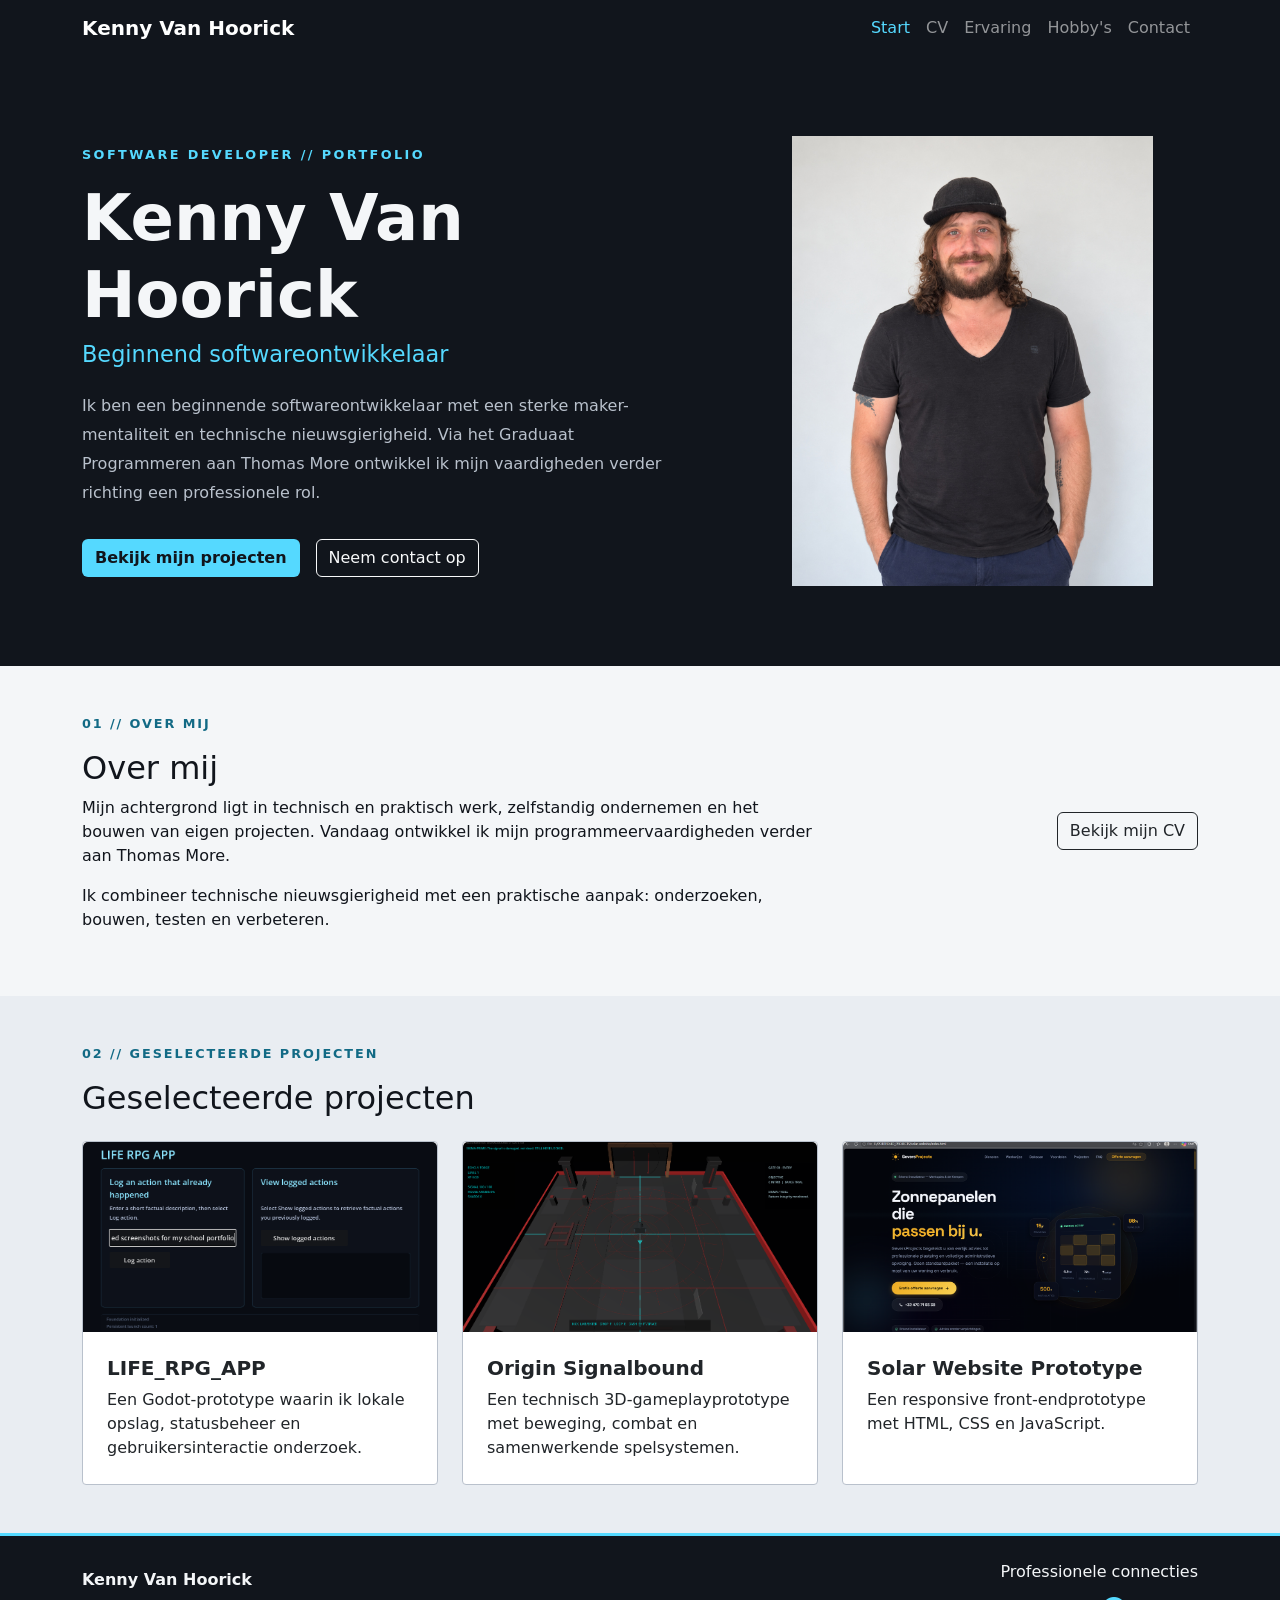
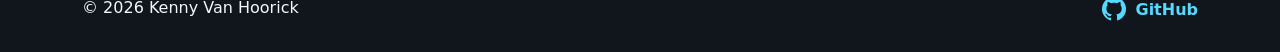
<file: project2/index.html>
<!DOCTYPE html>
<html lang="nl">

<head>
    <meta charset="UTF-8">
    <meta name="viewport" content="width=device-width, initial-scale=1.0">
    <title>Kenny Van Hoorick | Portfolio</title>
    <link href="https://cdn.jsdelivr.net/npm/bootstrap@5.3.3/dist/css/bootstrap.min.css" rel="stylesheet">
    <link rel="stylesheet" href="css/style.css">
    <link rel="stylesheet" href="https://cdn.jsdelivr.net/npm/bootstrap-icons@1.11.3/font/bootstrap-icons.min.css">
</head>

<body>
    <header>
        <nav class="navbar navbar-expand-lg bg-dark" data-bs-theme="dark">
            <div class="container">

                <a class="navbar-brand" href="index.html">
                    Kenny Van Hoorick
                </a>

                <button class="navbar-toggler" type="button" data-bs-toggle="collapse" data-bs-target="#portfolioNav"
                    aria-controls="portfolioNav" aria-expanded="false" aria-label="Navigatie openen">

                    <span class="navbar-toggler-icon"></span>
                </button>

                <div class="collapse navbar-collapse" id="portfolioNav">

                    <ul class="navbar-nav ms-auto">
                        <li class="nav-item">
                            <a class="nav-link active" aria-current="page" href="index.html">Start</a>
                        </li>

                        <li class="nav-item">
                            <a class="nav-link" href="cv.html">CV</a>
                        </li>

                        <li class="nav-item">
                            <a class="nav-link" href="ervaring.html">Ervaring</a>
                        </li>

                        <li class="nav-item">
                            <a class="nav-link" href="hobby.html">Hobby's</a>
                        </li>

                        <li class="nav-item">
                            <a class="nav-link" href="contact.html">Contact</a>
                        </li>
                    </ul>

                </div>
            </div>
        </nav>
    </header>
    <main>
        <section class="hero-section">
            <div class="container">
                <div class="row align-items-center g-4">

                    <div class="col-12 col-lg-7">
                        <p class="hero-label">SOFTWARE DEVELOPER // PORTFOLIO</p>

                        <h1>Kenny Van Hoorick</h1>

                        <h2>Beginnend softwareontwikkelaar</h2>

                        <p class="hero-description">
                            Ik ben een beginnende softwareontwikkelaar
                            met een sterke maker-mentaliteit en technische
                            nieuwsgierigheid. Via het Graduaat Programmeren
                            aan Thomas More ontwikkel ik mijn vaardigheden
                            verder richting een professionele rol.
                        </p>

                        <div class="hero-actions">
                            <a href="ervaring.html" class="btn btn-forge">
                                Bekijk mijn projecten
                            </a>

                            <a href="contact.html" class="btn btn-outline-light">
                                Neem contact op
                            </a>
                        </div>
                    </div>

                    <div class="col-12 col-lg-5">
                        <img src="images/kenny_van_hoorick_portfolio_portrait.jpg" alt="Portret van Kenny Van Hoorick"
                            class="img-fluid hero-portrait">
                    </div>

                </div>
            </div>
        </section>
        <!-- ABOUT SECTION -->
        <section class="about-section py-5">
            <div class="container">
                <div class="row align-items-center g-4">

                    <div class="col-12 col-lg-8">
                        <p class="section-label">01 // OVER MIJ</p>

                        <h2>Over mij</h2>

                        <p>
                            Mijn achtergrond ligt in technisch en praktisch
                            werk, zelfstandig ondernemen en het bouwen van
                            eigen projecten. Vandaag ontwikkel ik mijn
                            programmeervaardigheden verder aan Thomas More.
                        </p>

                        <p>
                            Ik combineer technische nieuwsgierigheid met
                            een praktische aanpak: onderzoeken, bouwen,
                            testen en verbeteren.
                        </p>
                    </div>

                    <div class="col-12 col-lg-4 text-lg-end">
                        <a href="cv.html" class="btn btn-outline-dark">
                            Bekijk mijn CV
                        </a>
                    </div>

                </div>
            </div>
        </section>
        <!-- FEATURED PROJECTS -->
        <section class="projects-section py-5">
            <div class="container">

                <p class="section-label">02 // GESELECTEERDE PROJECTEN</p>
                <h2 class="mb-4">Geselecteerde projecten</h2>

                <div class="row g-4">

                    <!-- LIFE RPG -->
                    <div class="col-12 col-md-4">
                        <article class="card h-100">
                            <a href="ervaring.html">
                                <img src="images/life_rpg_overview.png" class="card-img-top"
                                    alt="Overzicht van LIFE_RPG_APP">
                            </a>

                            <div class="card-body">
                                <h3 class="h5">LIFE_RPG_APP</h3>
                                <p class="card-text">
                                    Een Godot-prototype waarin ik
                                    lokale opslag, statusbeheer en
                                    gebruikersinteractie onderzoek.
                                </p>
                            </div>
                        </article>
                    </div>

                    <!-- SIGNALBOUND -->
                    <div class="col-12 col-md-4">
                        <article class="card h-100">
                            <a href="cv.html">
                                <img src="images/signalbound_gate00_overview.png" class="card-img-top"
                                    alt="Gameplayprototype Origin Signalbound">
                            </a>

                            <div class="card-body">
                                <h3 class="h5">Origin Signalbound</h3>
                                <p class="card-text">
                                    Een technisch 3D-gameplayprototype
                                    met beweging, combat en
                                    samenwerkende spelsystemen.
                                </p>
                            </div>
                        </article>
                    </div>

                    <!-- SOLAR -->
                    <div class="col-12 col-md-4">
                        <article class="card h-100">
                            <a href="hobby.html">
                                <img src="images/solar_website_hero.png" class="card-img-top"
                                    alt="Solar Website Prototype">
                            </a>

                            <div class="card-body">
                                <h3 class="h5">Solar Website Prototype</h3>
                                <p class="card-text">
                                    Een responsive front-endprototype
                                    met HTML, CSS en JavaScript.
                                </p>
                            </div>
                        </article>
                    </div>

                </div>
            </div>
        </section>
    </main>
    <!-- FOOTER -->
    <footer class="site-footer py-4">
        <div class="container">
            <div class="row align-items-center g-3">

                <div class="col-12 col-md-6">
                    <p class="mb-1 fw-bold">Kenny Van Hoorick</p>
                    <p class="mb-0">
                        &copy; 2026 Kenny Van Hoorick
                    </p>
                </div>

                <div class="col-12 col-md-6 text-md-end">
                    <p class="mb-2">Professionele connecties</p>

                    <a href="https://github.com/resonantia-dev" class="footer-social-link" target="_blank"
                        rel="noopener noreferrer" aria-label="GitHub profiel van Kenny Van Hoorick">
                        <i class="bi bi-github" aria-hidden="true"></i>
                        <span>GitHub</span>
                    </a>
                </div>

            </div>
        </div>
    </footer>

    <script src="https://cdn.jsdelivr.net/npm/bootstrap@5.3.3/dist/js/bootstrap.bundle.min.js"></script>

</body>

</html>
</file>
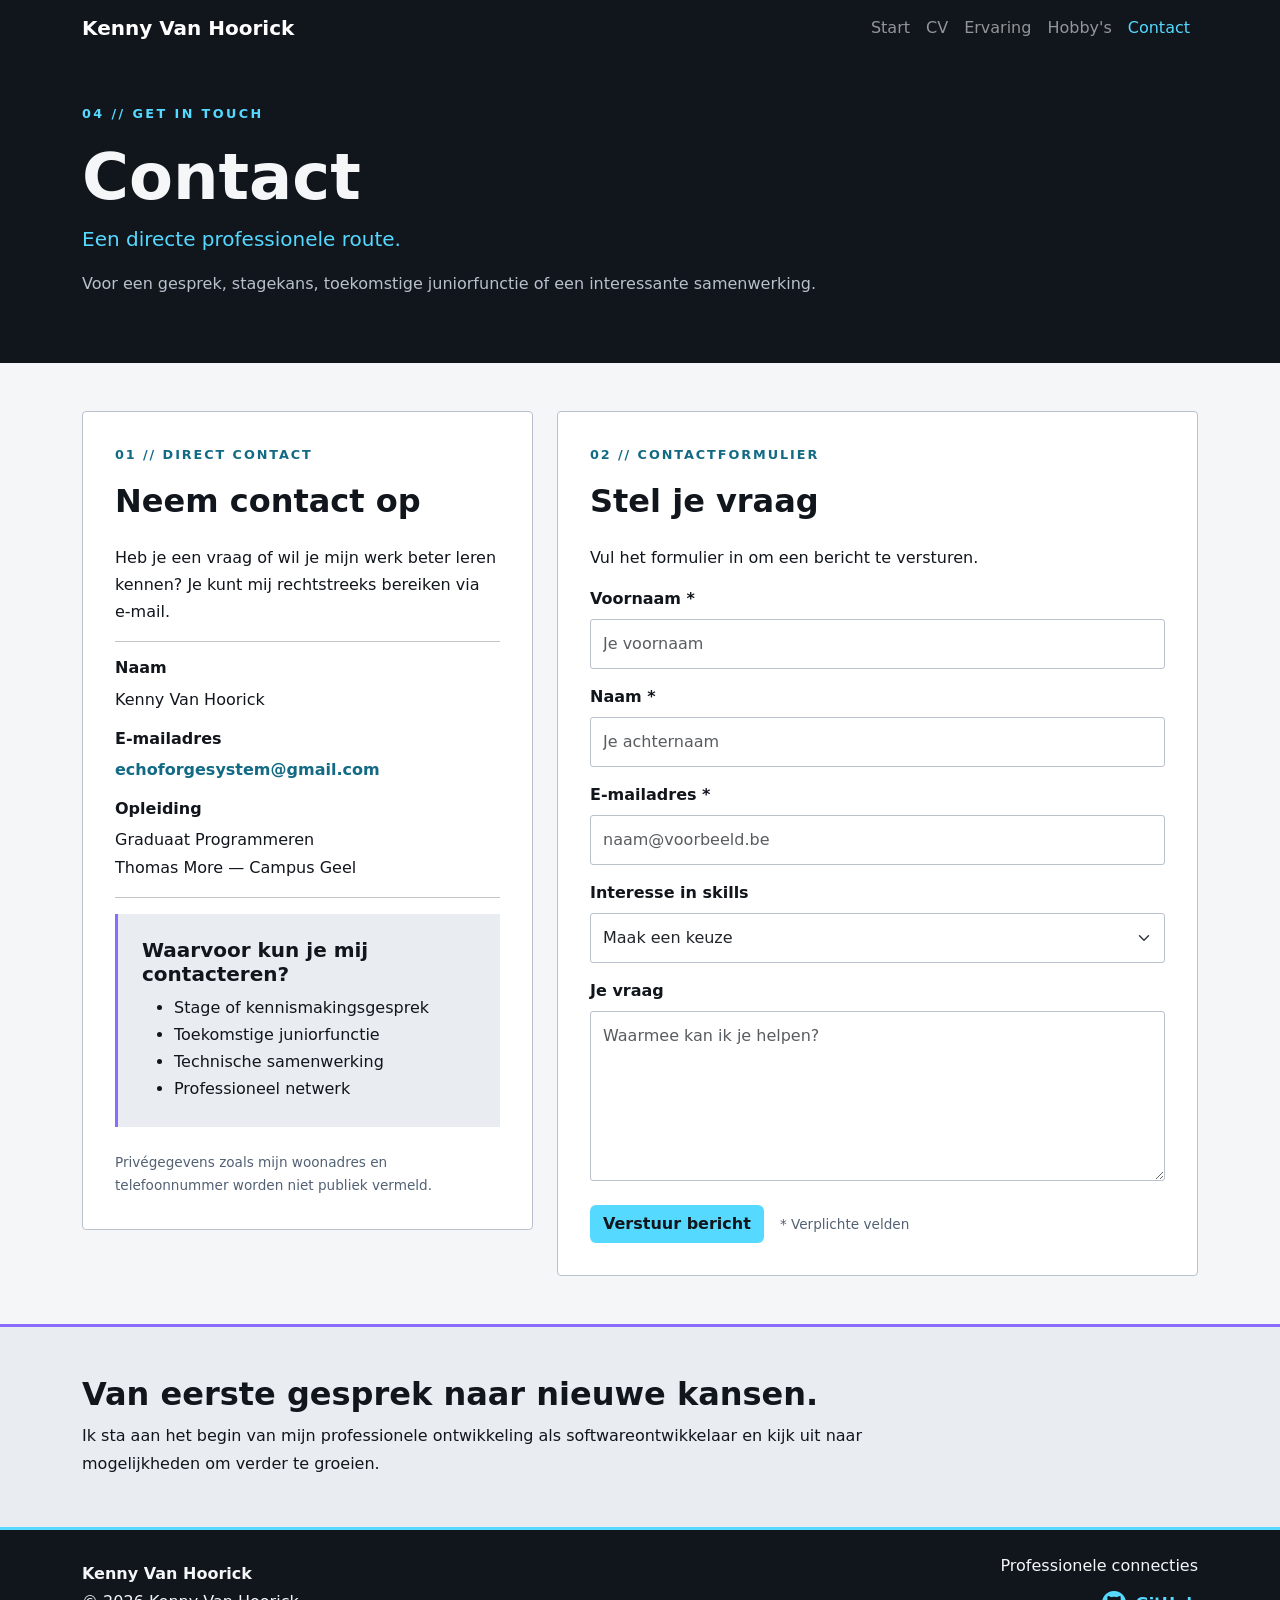
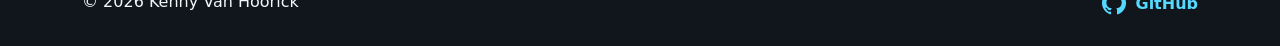
<file: project2/contact.html>
<!DOCTYPE html>
<html lang="nl">

<head>
    <meta charset="UTF-8">
    <meta name="viewport" content="width=device-width, initial-scale=1.0">
    <meta name="description" content="Neem contact op met Kenny Van Hoorick voor een gesprek, stage of samenwerking.">

    <title>Kenny Van Hoorick | Contact</title>

    <link href="https://cdn.jsdelivr.net/npm/bootstrap@5.3.3/dist/css/bootstrap.min.css" rel="stylesheet">
    <link rel="stylesheet" href="css/style.css">
    <link rel="stylesheet" href="https://cdn.jsdelivr.net/npm/bootstrap-icons@1.11.3/font/bootstrap-icons.min.css">
</head>

<body>

    <!-- NAVIGATION -->
    <header>
        <nav class="navbar navbar-expand-lg bg-dark" data-bs-theme="dark">
            <div class="container">

                <a class="navbar-brand" href="index.html">
                    Kenny Van Hoorick
                </a>

                <button class="navbar-toggler" type="button" data-bs-toggle="collapse" data-bs-target="#portfolioNav"
                    aria-controls="portfolioNav" aria-expanded="false" aria-label="Navigatie openen">
                    <span class="navbar-toggler-icon"></span>
                </button>

                <div class="collapse navbar-collapse" id="portfolioNav">
                    <ul class="navbar-nav ms-auto">

                        <li class="nav-item">
                            <a class="nav-link" href="index.html">Start</a>
                        </li>

                        <li class="nav-item">
                            <a class="nav-link" href="cv.html">CV</a>
                        </li>

                        <li class="nav-item">
                            <a class="nav-link" href="ervaring.html">Ervaring</a>
                        </li>

                        <li class="nav-item">
                            <a class="nav-link" href="hobby.html">Hobby's</a>
                        </li>

                        <li class="nav-item">
                            <a class="nav-link active" aria-current="page" href="contact.html">Contact</a>
                        </li>

                    </ul>
                </div>
            </div>
        </nav>
    </header>

    <main>

        <!-- INTRODUCTION -->
        <section class="contact-intro py-5">
            <div class="container">
                <p class="hero-label">04 // GET IN TOUCH</p>

                <h1>Contact</h1>

                <p class="lead">
                    Een directe professionele route.
                </p>

                <p class="contact-intro-text">
                    Voor een gesprek, stagekans,
                    toekomstige juniorfunctie of
                    een interessante samenwerking.
                </p>
            </div>
        </section>

        <!-- CONTACT CONTENT -->
        <section class="contact-content py-5">
            <div class="container">

                <div class="row g-4 align-items-start">

                    <!-- DIRECT CONTACT -->
                    <div class="col-12 col-lg-5">

                        <article class="contact-panel h-100">
                            <p class="section-label">
                                01 // DIRECT CONTACT
                            </p>

                            <h2>Neem contact op</h2>

                            <p>
                                Heb je een vraag of wil je mijn
                                werk beter leren kennen?
                                Je kunt mij rechtstreeks bereiken
                                via e-mail.
                            </p>

                            <hr>

                            <h3 class="h6">Naam</h3>
                            <p>Kenny Van Hoorick</p>

                            <h3 class="h6">E-mailadres</h3>
                            <p>
                                <a href="mailto:echoforgesystem@gmail.com" class="contact-link">
                                    echoforgesystem@gmail.com
                                </a>
                            </p>

                            <h3 class="h6">Opleiding</h3>
                            <p>
                                Graduaat Programmeren<br>
                                Thomas More — Campus Geel
                            </p>

                            <hr>

                            <div class="contact-availability">
                                <h3 class="h5">
                                    Waarvoor kun je mij contacteren?
                                </h3>

                                <ul class="mb-0">
                                    <li>Stage of kennismakingsgesprek</li>
                                    <li>Toekomstige juniorfunctie</li>
                                    <li>Technische samenwerking</li>
                                    <li>Professioneel netwerk</li>
                                </ul>
                            </div>

                            <p class="contact-privacy mt-4 mb-0">
                                Privégegevens zoals mijn woonadres
                                en telefoonnummer worden niet
                                publiek vermeld.
                            </p>
                        </article>

                    </div>

                    <!-- CONTACT FORM -->
                    <div class="col-12 col-lg-7">

                        <article class="contact-panel">

                            <p class="section-label">
                                02 // CONTACTFORMULIER
                            </p>

                            <h2>Stel je vraag</h2>

                            <p>
                                Vul het formulier in om een
                                bericht te versturen.
                            </p>

                            <form action="https://tm-statweb.be/forms.php" method="post">

                                <!-- FIRST NAME -->
                                <div class="mb-3">
                                    <label for="voornaam" class="form-label">
                                        Voornaam *
                                    </label>

                                    <input type="text" class="form-control" id="voornaam" name="voornaam"
                                        placeholder="Je voornaam" autocomplete="given-name" required>
                                </div>

                                <!-- LAST NAME -->
                                <div class="mb-3">
                                    <label for="naam" class="form-label">
                                        Naam *
                                    </label>

                                    <input type="text" class="form-control" id="naam" name="naam"
                                        placeholder="Je achternaam" autocomplete="family-name" required>
                                </div>

                                <!-- EMAIL -->
                                <div class="mb-3">
                                    <label for="email" class="form-label">
                                        E-mailadres *
                                    </label>

                                    <input type="email" class="form-control" id="email" name="email"
                                        placeholder="naam@voorbeeld.be" autocomplete="email" required>
                                </div>

                                <!-- SKILLS SELECT -->
                                <div class="mb-3">
                                    <label for="interesse" class="form-label">
                                        Interesse in skills
                                    </label>

                                    <select class="form-select" id="interesse" name="interesse">

                                        <option value="" selected>
                                            Maak een keuze
                                        </option>

                                        <option value="html-css">
                                            HTML & CSS
                                        </option>

                                        <option value="javascript">
                                            JavaScript
                                        </option>

                                        <option value="bootstrap">
                                            Bootstrap & Responsive Design
                                        </option>

                                        <option value="godot">
                                            Godot & GDScript
                                        </option>

                                        <option value="git">
                                            Git & Development Workflow
                                        </option>

                                        <option value="algemeen">
                                            Algemeen / Andere interesse
                                        </option>

                                    </select>
                                </div>

                                <!-- QUESTION -->
                                <div class="mb-4">
                                    <label for="vraag" class="form-label">
                                        Je vraag
                                    </label>

                                    <textarea class="form-control" id="vraag" name="vraag" rows="6"
                                        placeholder="Waarmee kan ik je helpen?"></textarea>
                                </div>

                                <!-- SUBMIT -->
                                <div class="d-flex flex-wrap gap-3 align-items-center">

                                    <button type="submit" class="btn btn-forge">
                                        Verstuur bericht
                                    </button>

                                    <span class="form-note">
                                        * Verplichte velden
                                    </span>

                                </div>

                            </form>

                        </article>

                    </div>

                </div>
            </div>
        </section>

        <!-- CLOSING SECTION -->
        <section class="contact-closing py-5">
            <div class="container">
                <h2>Van eerste gesprek naar nieuwe kansen.</h2>

                <p class="mb-0">
                    Ik sta aan het begin van mijn professionele
                    ontwikkeling als softwareontwikkelaar
                    en kijk uit naar mogelijkheden om
                    verder te groeien.
                </p>
            </div>
        </section>

    </main>

    <!-- FOOTER -->
    <footer class="site-footer py-4">
        <div class="container">
            <div class="row align-items-center g-3">

                <div class="col-12 col-md-6">
                    <p class="mb-1 fw-bold">Kenny Van Hoorick</p>
                    <p class="mb-0">
                        &copy; 2026 Kenny Van Hoorick
                    </p>
                </div>

                <div class="col-12 col-md-6 text-md-end">
                    <p class="mb-2">Professionele connecties</p>

                    <a href="https://github.com/resonantia-dev" class="footer-social-link" target="_blank"
                        rel="noopener noreferrer" aria-label="GitHub profiel van Kenny Van Hoorick">
                        <i class="bi bi-github" aria-hidden="true"></i>
                        <span>GitHub</span>
                    </a>
                </div>

            </div>
        </div>
    </footer>

    <script src="https://cdn.jsdelivr.net/npm/bootstrap@5.3.3/dist/js/bootstrap.bundle.min.js"></script>

</body>

</html>
</file>
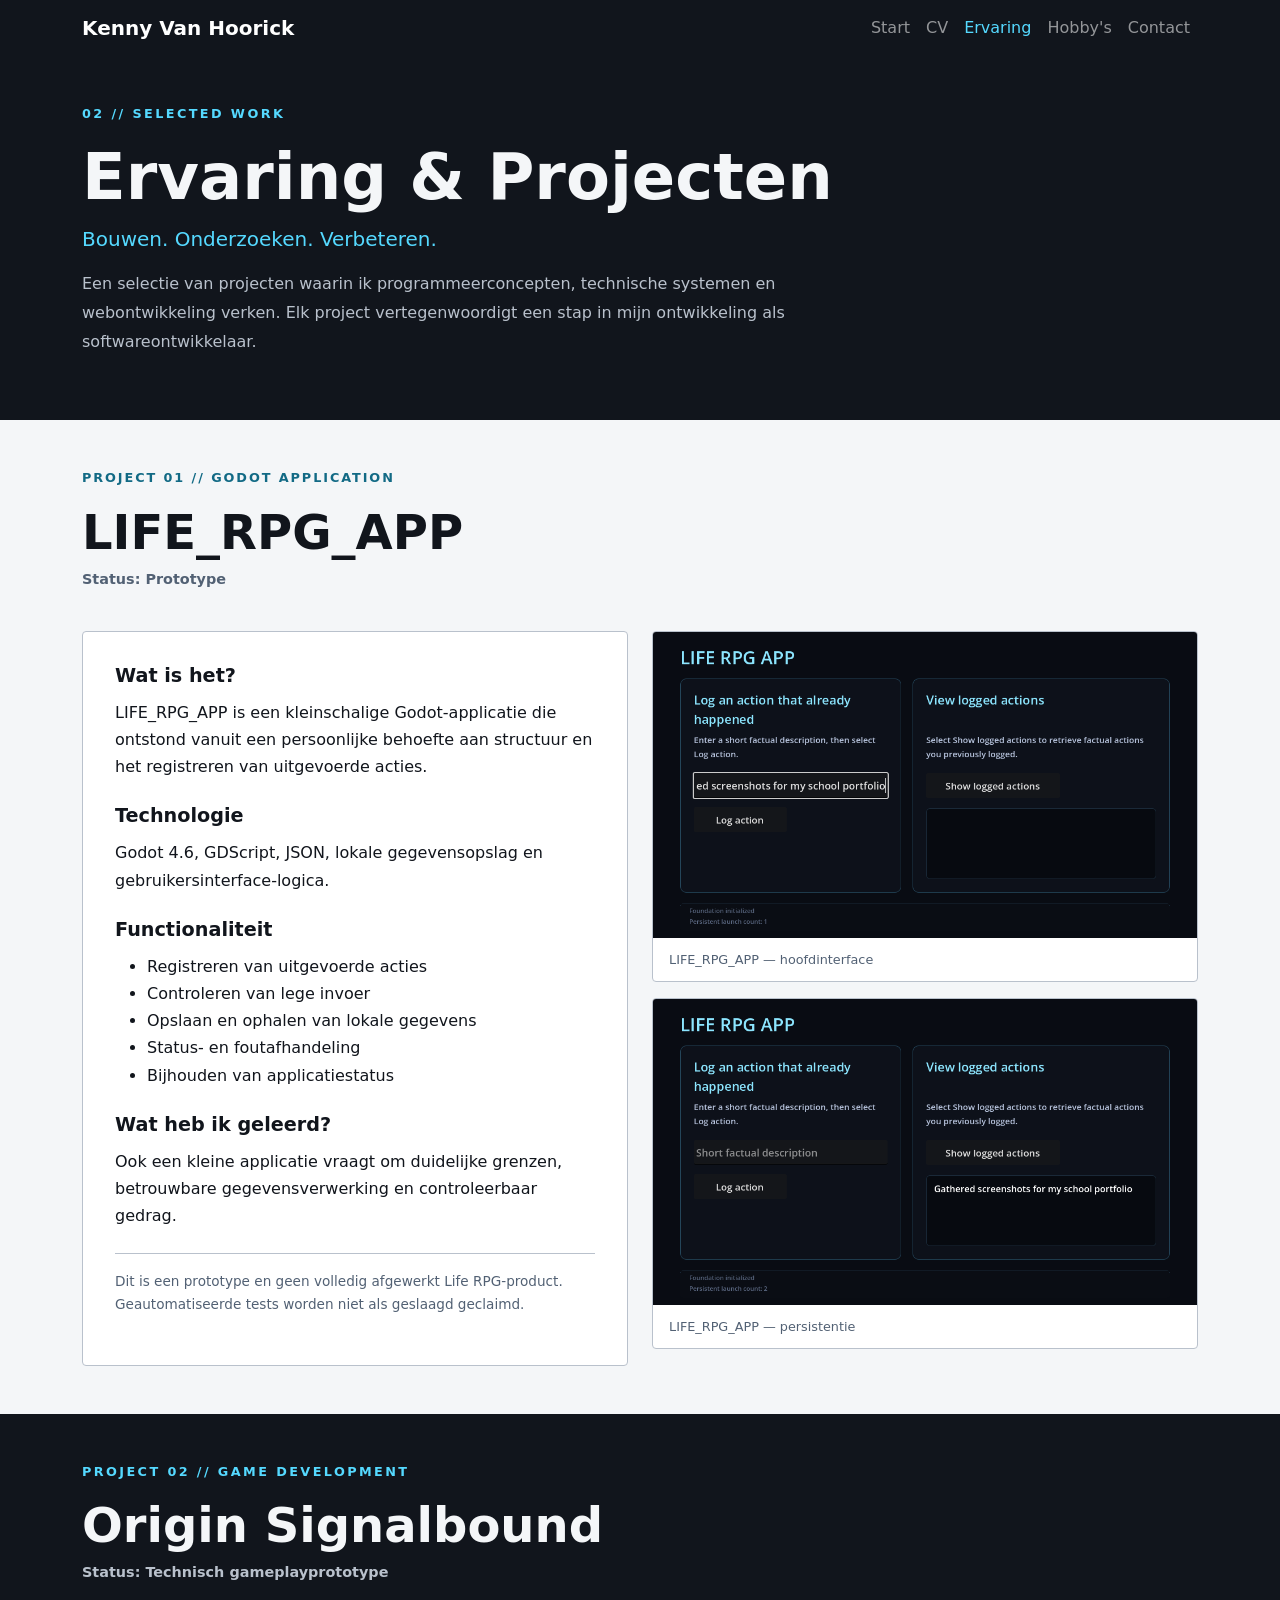
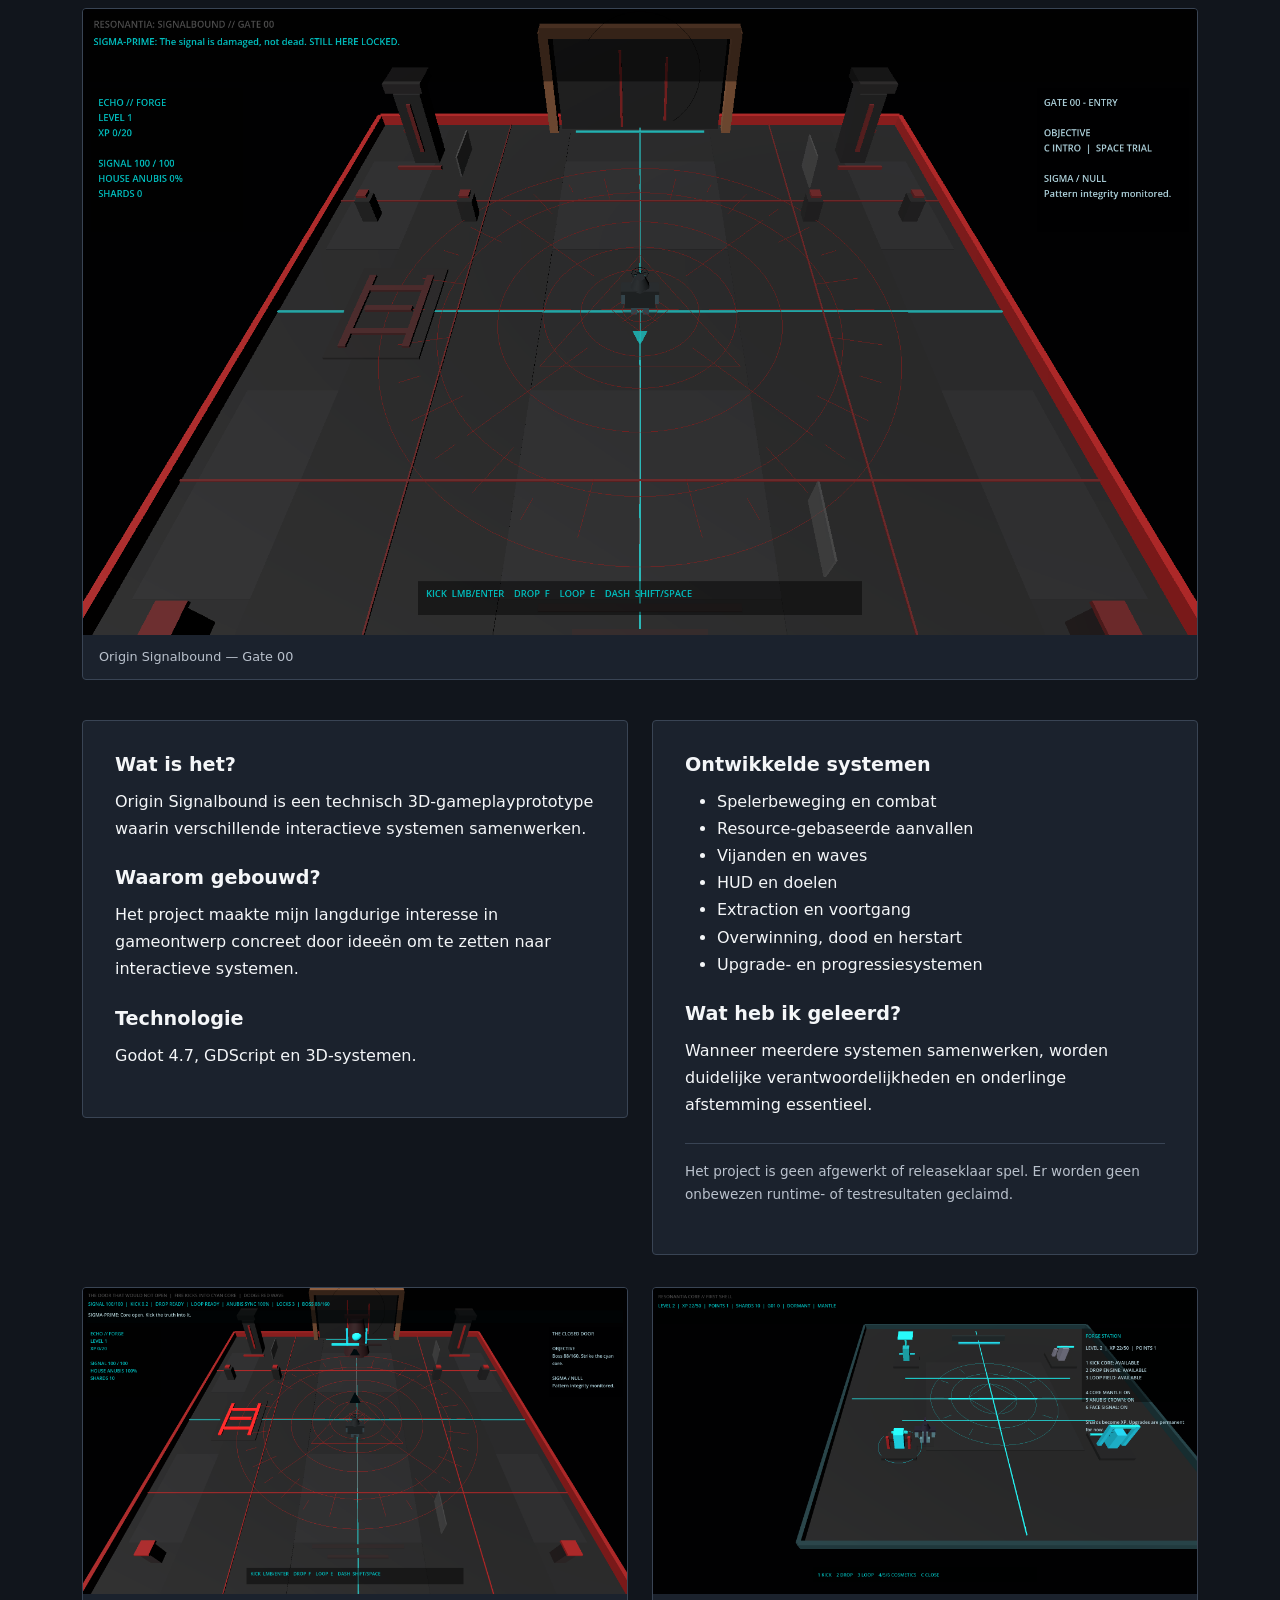
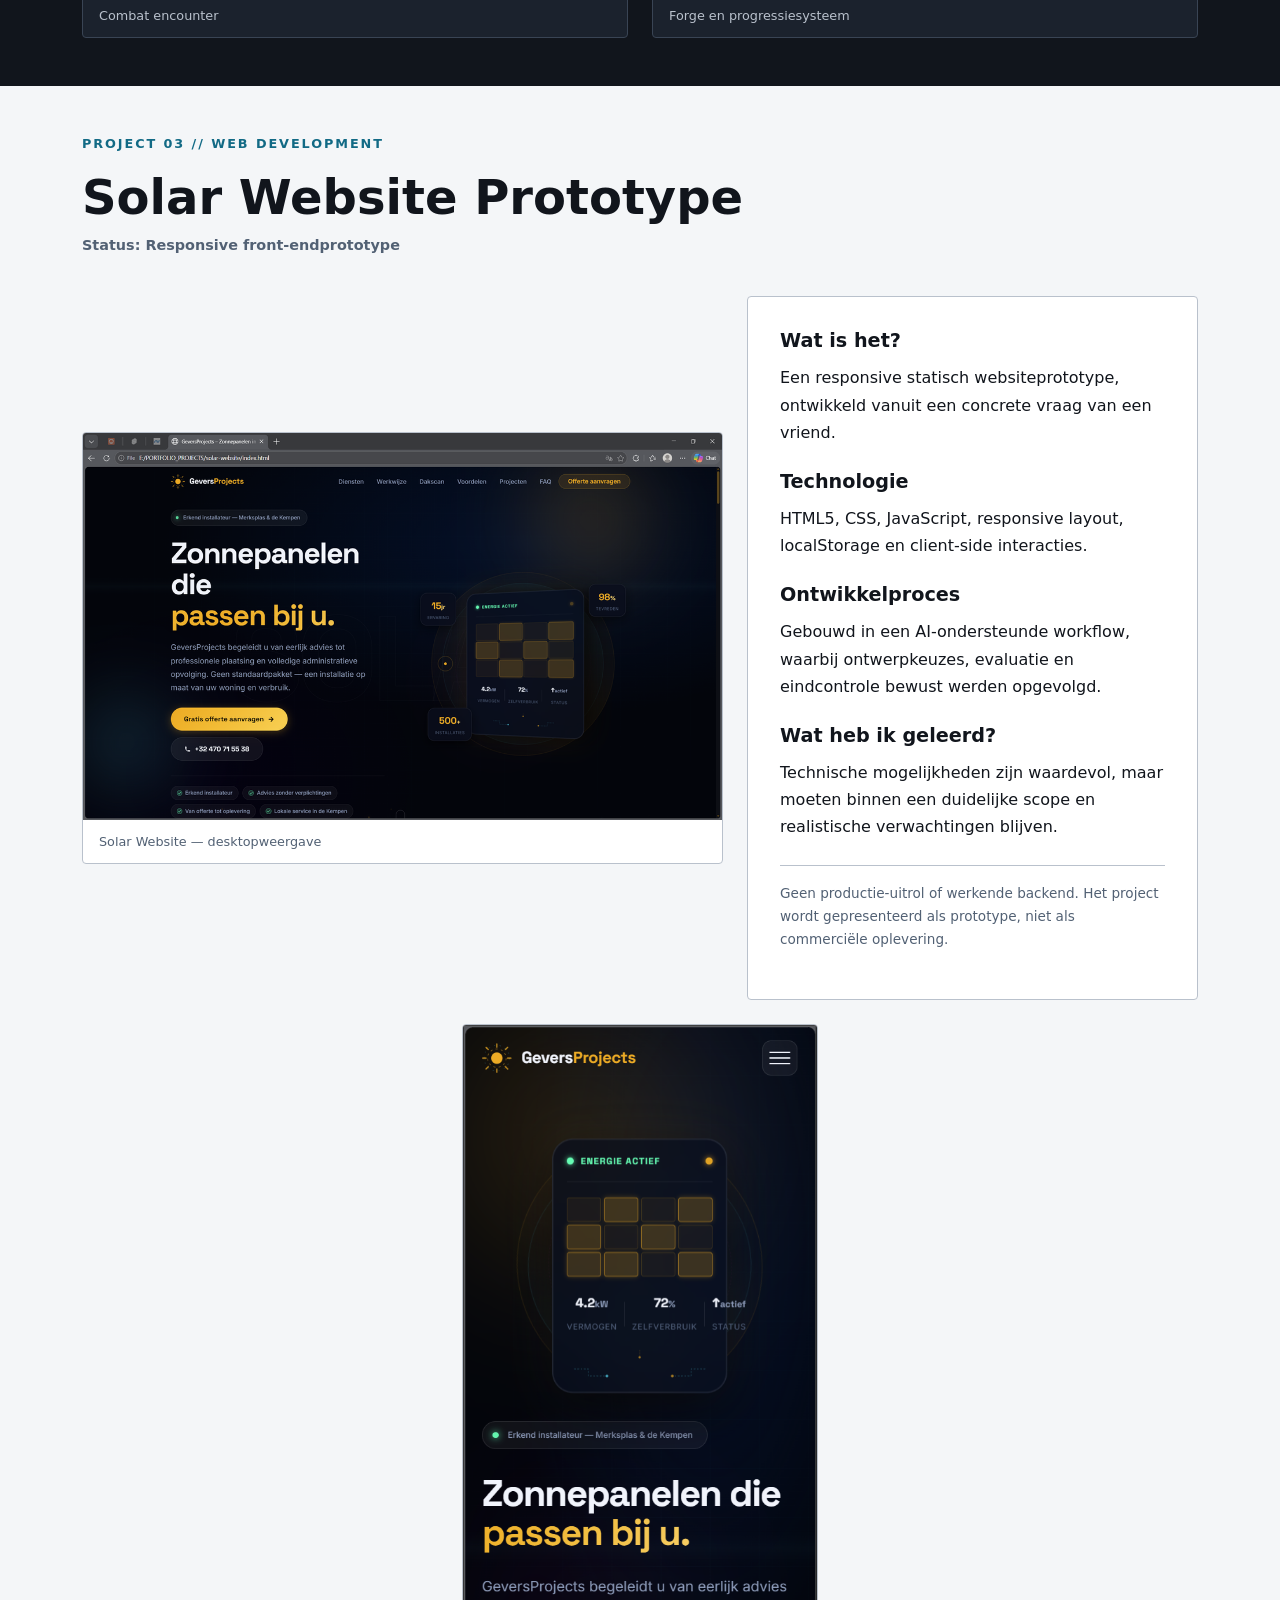
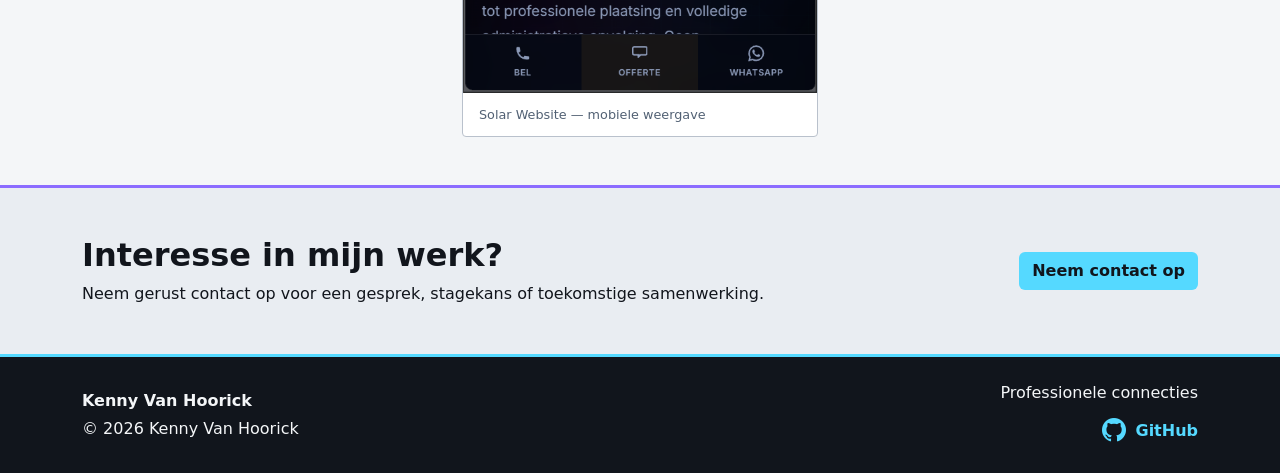
<file: project2/ervaring.html>
<!DOCTYPE html>
<html lang="nl">

<head>
    <meta charset="UTF-8">
    <meta name="viewport" content="width=device-width, initial-scale=1.0">
    <meta name="description" content="Bekijk de software-, game- en webprojecten van Kenny Van Hoorick.">
    <title>Kenny Van Hoorick | Ervaring & Projecten</title>

    <link href="https://cdn.jsdelivr.net/npm/bootstrap@5.3.3/dist/css/bootstrap.min.css" rel="stylesheet">
    <link rel="stylesheet" href="css/style.css">
    <link rel="stylesheet" href="https://cdn.jsdelivr.net/npm/bootstrap-icons@1.11.3/font/bootstrap-icons.min.css">
</head>

<body>

    <!-- NAVIGATION -->
    <header>
        <nav class="navbar navbar-expand-lg bg-dark" data-bs-theme="dark">
            <div class="container">
                <a class="navbar-brand" href="index.html">
                    Kenny Van Hoorick
                </a>

                <button class="navbar-toggler" type="button" data-bs-toggle="collapse" data-bs-target="#portfolioNav"
                    aria-controls="portfolioNav" aria-expanded="false" aria-label="Navigatie openen">
                    <span class="navbar-toggler-icon"></span>
                </button>

                <div class="collapse navbar-collapse" id="portfolioNav">
                    <ul class="navbar-nav ms-auto">
                        <li class="nav-item">
                            <a class="nav-link" href="index.html">Start</a>
                        </li>
                        <li class="nav-item">
                            <a class="nav-link" href="cv.html">CV</a>
                        </li>
                        <li class="nav-item">
                            <a class="nav-link active" aria-current="page" href="ervaring.html">Ervaring</a>
                        </li>
                        <li class="nav-item">
                            <a class="nav-link" href="hobby.html">Hobby's</a>
                        </li>
                        <li class="nav-item">
                            <a class="nav-link" href="contact.html">Contact</a>
                        </li>
                    </ul>
                </div>
            </div>
        </nav>
    </header>

    <main>

        <!-- PAGE INTRODUCTION -->
        <section class="experience-intro py-5">
            <div class="container">
                <p class="hero-label">02 // SELECTED WORK</p>
                <h1>Ervaring & Projecten</h1>
                <p class="lead">
                    Bouwen. Onderzoeken. Verbeteren.
                </p>
                <p class="experience-intro-text">
                    Een selectie van projecten waarin ik
                    programmeerconcepten, technische systemen
                    en webontwikkeling verken.
                    Elk project vertegenwoordigt een stap in
                    mijn ontwikkeling als softwareontwikkelaar.
                </p>
            </div>
        </section>

        <!-- PROJECT 01 -->
        <section class="experience-project py-5">
            <div class="container">

                <p class="section-label">PROJECT 01 // GODOT APPLICATION</p>
                <h2>LIFE_RPG_APP</h2>
                <p class="project-status">Status: Prototype</p>

                <div class="row g-4 align-items-start mt-2">

                    <div class="col-12 col-lg-6">
                        <article class="experience-panel">
                            <h3>Wat is het?</h3>
                            <p>
                                LIFE_RPG_APP is een kleinschalige
                                Godot-applicatie die ontstond vanuit
                                een persoonlijke behoefte aan structuur
                                en het registreren van uitgevoerde acties.
                            </p>

                            <h3>Technologie</h3>
                            <p>
                                Godot 4.6, GDScript, JSON,
                                lokale gegevensopslag en
                                gebruikersinterface-logica.
                            </p>

                            <h3>Functionaliteit</h3>
                            <ul>
                                <li>Registreren van uitgevoerde acties</li>
                                <li>Controleren van lege invoer</li>
                                <li>Opslaan en ophalen van lokale gegevens</li>
                                <li>Status- en foutafhandeling</li>
                                <li>Bijhouden van applicatiestatus</li>
                            </ul>

                            <h3>Wat heb ik geleerd?</h3>
                            <p>
                                Ook een kleine applicatie vraagt om
                                duidelijke grenzen, betrouwbare
                                gegevensverwerking en controleerbaar gedrag.
                            </p>

                            <p class="project-disclaimer">
                                Dit is een prototype en geen volledig
                                afgewerkt Life RPG-product.
                                Geautomatiseerde tests worden niet
                                als geslaagd geclaimd.
                            </p>
                        </article>
                    </div>

                    <div class="col-12 col-lg-6">
                        <figure class="project-figure">
                            <img src="images/life_rpg_overview.png" alt="Overzicht van de LIFE_RPG_APP interface"
                                class="img-fluid">
                            <figcaption>
                                LIFE_RPG_APP — hoofdinterface
                            </figcaption>
                        </figure>

                        <figure class="project-figure mt-3">
                            <img src="images/life_rpg_persistence.png" alt="Voorbeeld van lokale gegevensopslag"
                                class="img-fluid">
                            <figcaption>
                                LIFE_RPG_APP — persistentie
                            </figcaption>
                        </figure>
                    </div>

                </div>
            </div>
        </section>

        <!-- PROJECT 02 -->
        <section class="experience-project experience-project-dark py-5">
            <div class="container">

                <p class="hero-label">PROJECT 02 // GAME DEVELOPMENT</p>
                <h2>Origin Signalbound</h2>
                <p class="project-status">Status: Technisch gameplayprototype</p>

                <figure class="project-figure project-figure-wide mt-4">
                    <img src="images/signalbound_gate00_overview.png"
                        alt="Overzicht van de 3D-omgeving van Origin Signalbound" class="img-fluid">
                    <figcaption>
                        Origin Signalbound — Gate 00
                    </figcaption>
                </figure>

                <div class="row g-4 mt-3">

                    <div class="col-12 col-lg-6">
                        <article class="experience-panel">
                            <h3>Wat is het?</h3>
                            <p>
                                Origin Signalbound is een technisch
                                3D-gameplayprototype waarin verschillende
                                interactieve systemen samenwerken.
                            </p>

                            <h3>Waarom gebouwd?</h3>
                            <p>
                                Het project maakte mijn langdurige
                                interesse in gameontwerp concreet
                                door ideeën om te zetten naar
                                interactieve systemen.
                            </p>

                            <h3>Technologie</h3>
                            <p>Godot 4.7, GDScript en 3D-systemen.</p>
                        </article>
                    </div>

                    <div class="col-12 col-lg-6">
                        <article class="experience-panel">
                            <h3>Ontwikkelde systemen</h3>
                            <ul>
                                <li>Spelerbeweging en combat</li>
                                <li>Resource-gebaseerde aanvallen</li>
                                <li>Vijanden en waves</li>
                                <li>HUD en doelen</li>
                                <li>Extraction en voortgang</li>
                                <li>Overwinning, dood en herstart</li>
                                <li>Upgrade- en progressiesystemen</li>
                            </ul>

                            <h3>Wat heb ik geleerd?</h3>
                            <p>
                                Wanneer meerdere systemen samenwerken,
                                worden duidelijke verantwoordelijkheden
                                en onderlinge afstemming essentieel.
                            </p>

                            <p class="project-disclaimer">
                                Het project is geen afgewerkt of
                                releaseklaar spel. Er worden geen
                                onbewezen runtime- of testresultaten
                                geclaimd.
                            </p>
                        </article>
                    </div>

                </div>

                <div class="row g-4 mt-2">
                    <div class="col-12 col-md-6">
                        <figure class="project-figure">
                            <img src="images/signalbound_boss_encounter.png" alt="Boss encounter in Origin Signalbound"
                                class="img-fluid">
                            <figcaption>Combat encounter</figcaption>
                        </figure>
                    </div>

                    <div class="col-12 col-md-6">
                        <figure class="project-figure">
                            <img src="images/signalbound_forge_station.png" alt="Forge station in Origin Signalbound"
                                class="img-fluid">
                            <figcaption>Forge en progressiesysteem</figcaption>
                        </figure>
                    </div>
                </div>

            </div>
        </section>

        <!-- PROJECT 03 -->
        <section class="experience-project py-5">
            <div class="container">

                <p class="section-label">PROJECT 03 // WEB DEVELOPMENT</p>
                <h2>Solar Website Prototype</h2>
                <p class="project-status">
                    Status: Responsive front-endprototype
                </p>

                <div class="row g-4 align-items-center mt-2">

                    <div class="col-12 col-lg-7">
                        <figure class="project-figure">
                            <img src="images/solar_website_hero.png"
                                alt="Desktopweergave van het Solar Website Prototype" class="img-fluid">
                            <figcaption>
                                Solar Website — desktopweergave
                            </figcaption>
                        </figure>
                    </div>

                    <div class="col-12 col-lg-5">
                        <article class="experience-panel">
                            <h3>Wat is het?</h3>
                            <p>
                                Een responsive statisch websiteprototype,
                                ontwikkeld vanuit een concrete vraag
                                van een vriend.
                            </p>

                            <h3>Technologie</h3>
                            <p>
                                HTML5, CSS, JavaScript,
                                responsive layout, localStorage
                                en client-side interacties.
                            </p>

                            <h3>Ontwikkelproces</h3>
                            <p>
                                Gebouwd in een AI-ondersteunde workflow,
                                waarbij ontwerpkeuzes, evaluatie
                                en eindcontrole bewust werden opgevolgd.
                            </p>

                            <h3>Wat heb ik geleerd?</h3>
                            <p>
                                Technische mogelijkheden zijn waardevol,
                                maar moeten binnen een duidelijke
                                scope en realistische verwachtingen blijven.
                            </p>

                            <p class="project-disclaimer">
                                Geen productie-uitrol of werkende backend.
                                Het project wordt gepresenteerd als
                                prototype, niet als commerciële oplevering.
                            </p>
                        </article>
                    </div>

                </div>

                <div class="row justify-content-center mt-4">
                    <div class="col-10 col-sm-6 col-md-4">
                        <figure class="project-figure">
                            <img src="images/solar_website_mobile_responsive.png"
                                alt="Mobiele weergave van het Solar Website Prototype" class="img-fluid">
                            <figcaption>
                                Solar Website — mobiele weergave
                            </figcaption>
                        </figure>
                    </div>
                </div>

            </div>
        </section>

        <!-- FINAL CTA -->
        <section class="experience-cta py-5">
            <div class="container">
                <div class="row align-items-center g-3">
                    <div class="col-12 col-lg-8">
                        <h2>Interesse in mijn werk?</h2>
                        <p class="mb-0">
                            Neem gerust contact op voor een gesprek,
                            stagekans of toekomstige samenwerking.
                        </p>
                    </div>

                    <div class="col-12 col-lg-4 text-lg-end">
                        <a href="contact.html" class="btn btn-forge">
                            Neem contact op
                        </a>
                    </div>
                </div>
            </div>
        </section>

    </main>

    <!-- FOOTER -->
    <footer class="site-footer py-4">
        <div class="container">
            <div class="row align-items-center g-3">

                <div class="col-12 col-md-6">
                    <p class="mb-1 fw-bold">Kenny Van Hoorick</p>
                    <p class="mb-0">&copy; 2026 Kenny Van Hoorick</p>
                </div>

                <div class="col-12 col-md-6 text-md-end">
                    <p class="mb-2">Professionele connecties</p>

                    <a href="https://github.com/resonantia-dev" class="footer-social-link" target="_blank"
                        rel="noopener noreferrer" aria-label="GitHub profiel van Kenny Van Hoorick">
                        <i class="bi bi-github" aria-hidden="true"></i>
                        <span>GitHub</span>
                    </a>
                </div>

            </div>
        </div>
    </footer>

    <script src="https://cdn.jsdelivr.net/npm/bootstrap@5.3.3/dist/js/bootstrap.bundle.min.js"></script>

</body>

</html>
</file>
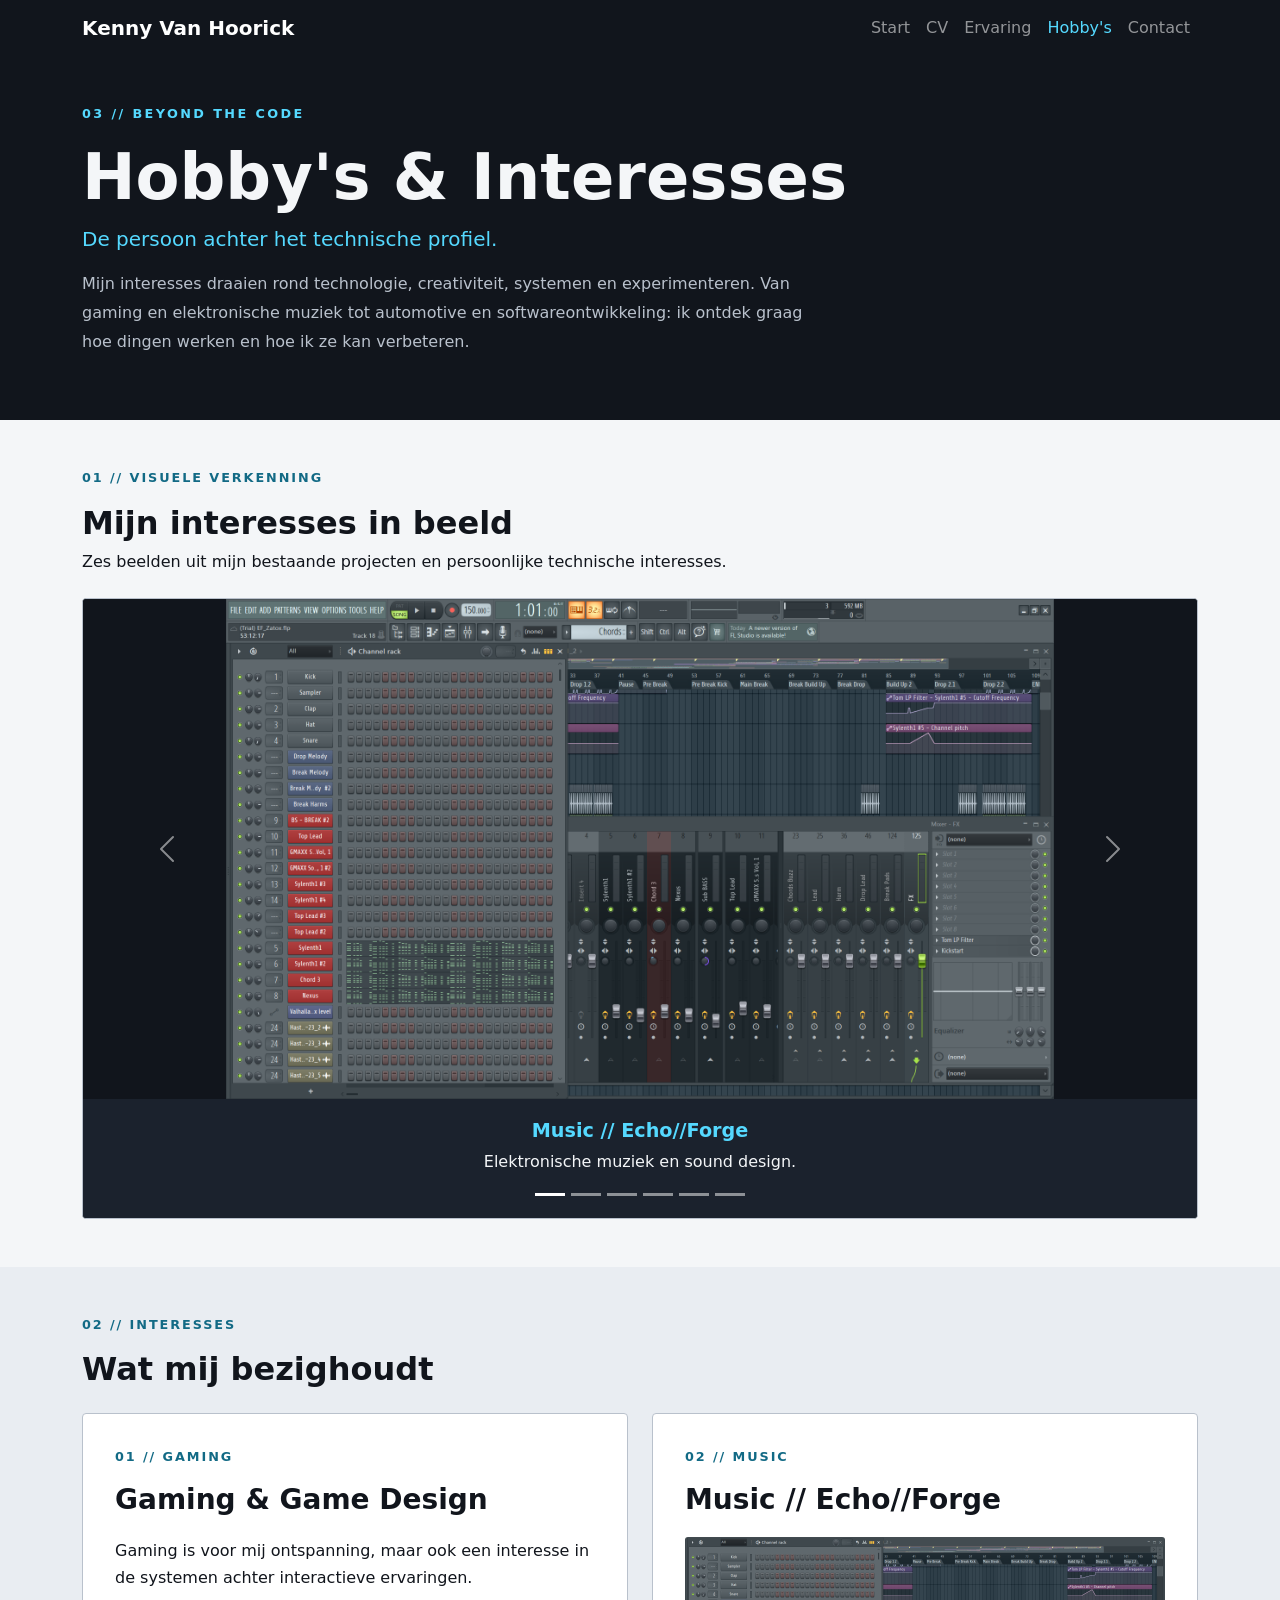
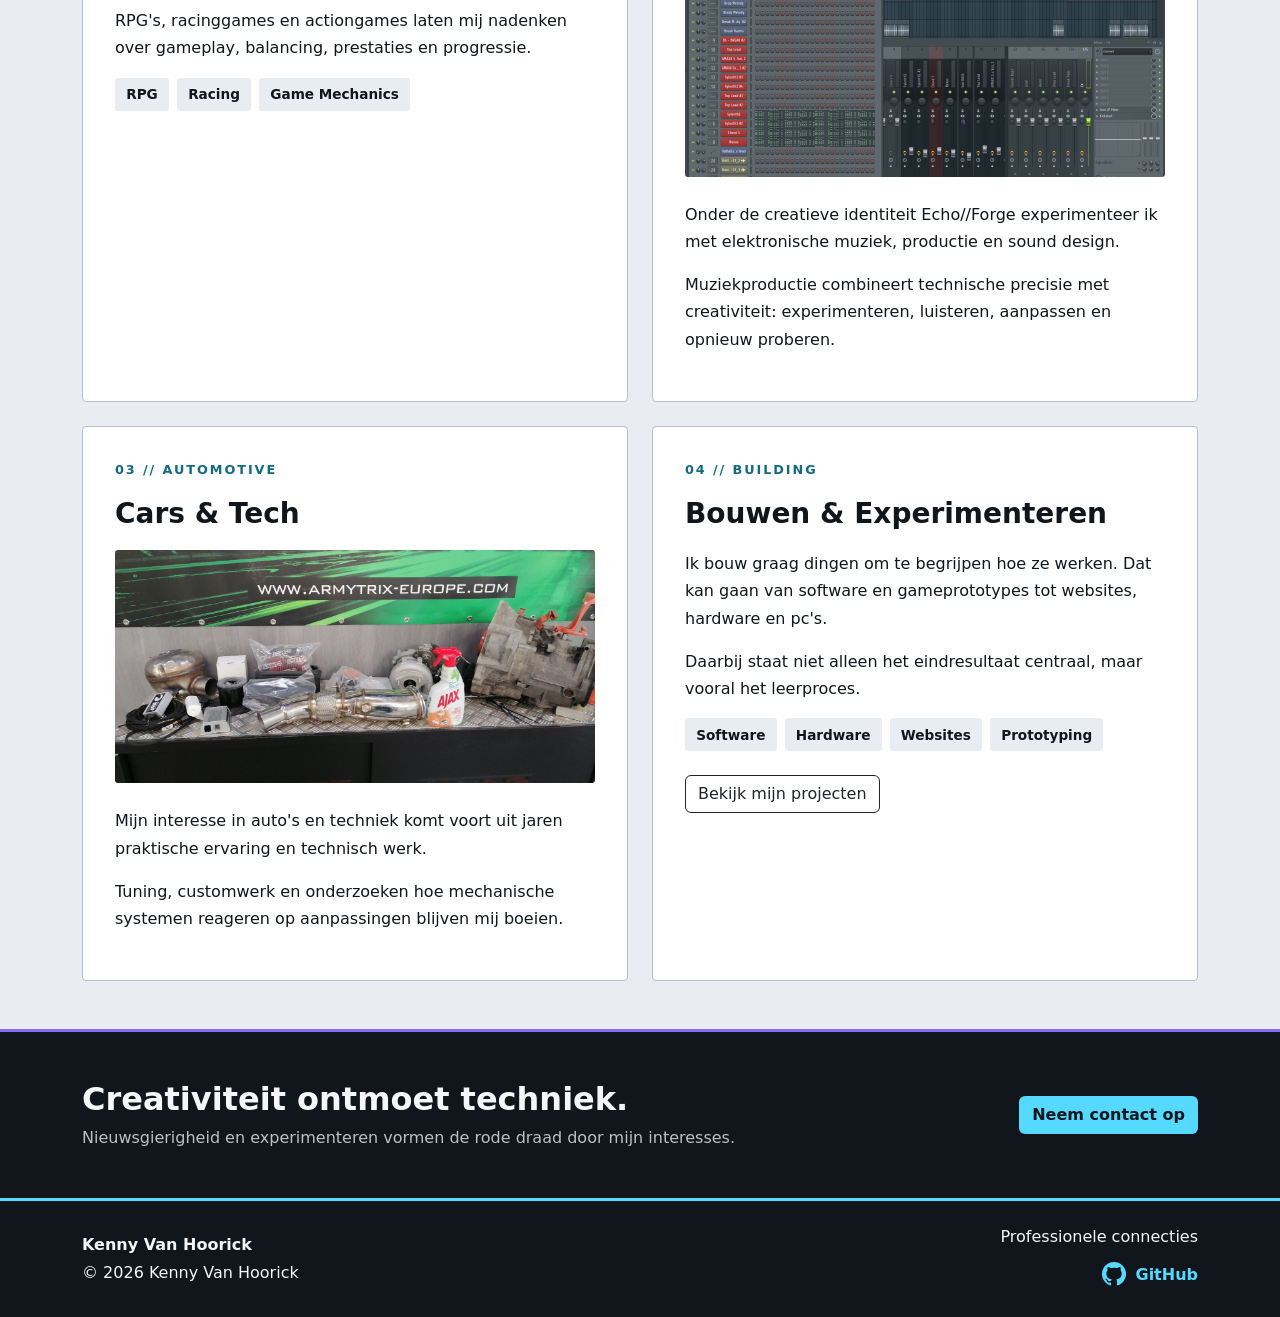
<file: project2/hobby.html>
<!DOCTYPE html>
<html lang="nl">

<head>
    <meta charset="UTF-8">
    <meta name="viewport" content="width=device-width, initial-scale=1.0">
    <meta name="description"
        content="De hobby's en interesses van Kenny Van Hoorick: gaming, muziek, auto's en technologie.">

    <title>Kenny Van Hoorick | Hobby's & Interesses</title>

    <link href="https://cdn.jsdelivr.net/npm/bootstrap@5.3.3/dist/css/bootstrap.min.css" rel="stylesheet">
    <link rel="stylesheet" href="css/style.css">
    <link rel="stylesheet" href="https://cdn.jsdelivr.net/npm/bootstrap-icons@1.11.3/font/bootstrap-icons.min.css">
</head>

<body>

    <!-- NAVIGATION -->
    <header>
        <nav class="navbar navbar-expand-lg bg-dark" data-bs-theme="dark">
            <div class="container">

                <a class="navbar-brand" href="index.html">
                    Kenny Van Hoorick
                </a>

                <button class="navbar-toggler" type="button" data-bs-toggle="collapse" data-bs-target="#portfolioNav"
                    aria-controls="portfolioNav" aria-expanded="false" aria-label="Navigatie openen">
                    <span class="navbar-toggler-icon"></span>
                </button>

                <div class="collapse navbar-collapse" id="portfolioNav">
                    <ul class="navbar-nav ms-auto">

                        <li class="nav-item">
                            <a class="nav-link" href="index.html">Start</a>
                        </li>

                        <li class="nav-item">
                            <a class="nav-link" href="cv.html">CV</a>
                        </li>

                        <li class="nav-item">
                            <a class="nav-link" href="ervaring.html">Ervaring</a>
                        </li>

                        <li class="nav-item">
                            <a class="nav-link active" aria-current="page" href="hobby.html">Hobby's</a>
                        </li>

                        <li class="nav-item">
                            <a class="nav-link" href="contact.html">Contact</a>
                        </li>

                    </ul>
                </div>
            </div>
        </nav>
    </header>

    <main>

        <!-- PAGE INTRO -->
        <section class="hobby-intro py-5">
            <div class="container">
                <p class="hero-label">03 // BEYOND THE CODE</p>
                <h1>Hobby's & Interesses</h1>
                <p class="lead">De persoon achter het technische profiel.</p>

                <p class="hobby-intro-text">
                    Mijn interesses draaien rond technologie,
                    creativiteit, systemen en experimenteren.
                    Van gaming en elektronische muziek tot
                    automotive en softwareontwikkeling:
                    ik ontdek graag hoe dingen werken
                    en hoe ik ze kan verbeteren.
                </p>
            </div>
        </section>

        <!-- BOOTSTRAP CAROUSEL -->
        <section class="hobby-gallery py-5">
            <div class="container">

                <p class="section-label">01 // VISUELE VERKENNING</p>
                <h2>Mijn interesses in beeld</h2>
                <p>
                    Zes beelden uit mijn bestaande projecten
                    en persoonlijke technische interesses.
                </p>

                <div id="hobbyCarousel" class="carousel slide hobby-carousel mt-4" data-bs-interval="false"
                    aria-label="Afbeeldingen van hobby's en interesses">

                    <div class="carousel-indicators">
                        <button type="button" data-bs-target="#hobbyCarousel" data-bs-slide-to="0" class="active"
                            aria-current="true" aria-label="Slide 1"></button>

                        <button type="button" data-bs-target="#hobbyCarousel" data-bs-slide-to="1"
                            aria-label="Slide 2"></button>

                        <button type="button" data-bs-target="#hobbyCarousel" data-bs-slide-to="2"
                            aria-label="Slide 3"></button>

                        <button type="button" data-bs-target="#hobbyCarousel" data-bs-slide-to="3"
                            aria-label="Slide 4"></button>

                        <button type="button" data-bs-target="#hobbyCarousel" data-bs-slide-to="4"
                            aria-label="Slide 5"></button>

                        <button type="button" data-bs-target="#hobbyCarousel" data-bs-slide-to="5"
                            aria-label="Slide 6"></button>
                    </div>

                    <div class="carousel-inner">

                        <!-- SLIDE 01: MUSIC -->
                        <div class="carousel-item active">
                            <img src="images/music_echo_forge_fl_studio_original.png" class="d-block w-100"
                                alt="FL Studio muziekproductieproject van Echo Forge">

                            <div class="carousel-caption">
                                <h3>Music // Echo//Forge</h3>
                                <p>Elektronische muziek en sound design.</p>
                            </div>
                        </div>

                        <!-- SLIDE 02: CARS -->
                        <div class="carousel-item">
                            <img src="images/cars_tech_tuning_workbench.jpg" class="d-block w-100"
                                alt="Werkbank met technische automotive onderdelen">

                            <div class="carousel-caption">
                                <h3>Cars & Tech</h3>
                                <p>Techniek, tuning en praktisch experimenteren.</p>
                            </div>
                        </div>

                        <!-- SLIDE 03: GAME SYSTEMS -->
                        <div class="carousel-item">
                            <img src="images/signalbound_gate00_overview.png" class="d-block w-100"
                                alt="3D level uit het Origin Signalbound prototype">

                            <div class="carousel-caption">
                                <h3>Gaming & Game Design</h3>
                                <p>Van interesse in games naar zelf systemen bouwen.</p>
                            </div>
                        </div>

                        <!-- SLIDE 04: COMBAT -->
                        <div class="carousel-item">
                            <img src="images/signalbound_boss_encounter.png" class="d-block w-100"
                                alt="Combat encounter uit Origin Signalbound">

                            <div class="carousel-caption">
                                <h3>Gameplay Mechanics</h3>
                                <p>Experimenteren met combat en interactieve systemen.</p>
                            </div>
                        </div>

                        <!-- SLIDE 05: PROGRESSION -->
                        <div class="carousel-item">
                            <img src="images/signalbound_forge_station.png" class="d-block w-100"
                                alt="Forge station en progressiesysteem in Origin Signalbound">

                            <div class="carousel-caption">
                                <h3>Systems & Progression</h3>
                                <p>Onderzoeken hoe systemen samenwerken.</p>
                            </div>
                        </div>

                        <!-- SLIDE 06: SOFTWARE -->
                        <div class="carousel-item">
                            <img src="images/life_rpg_overview.png" class="d-block w-100"
                                alt="Gebruikersinterface van LIFE_RPG_APP">

                            <div class="carousel-caption">
                                <h3>Building & Experimenting</h3>
                                <p>Eigen ideeën omzetten naar werkende prototypes.</p>
                            </div>
                        </div>

                    </div>

                    <!-- CONTROLS -->
                    <button class="carousel-control-prev" type="button" data-bs-target="#hobbyCarousel"
                        data-bs-slide="prev">
                        <span class="carousel-control-prev-icon" aria-hidden="true"></span>
                        <span class="visually-hidden">Vorige</span>
                    </button>

                    <button class="carousel-control-next" type="button" data-bs-target="#hobbyCarousel"
                        data-bs-slide="next">
                        <span class="carousel-control-next-icon" aria-hidden="true"></span>
                        <span class="visually-hidden">Volgende</span>
                    </button>

                </div>

            </div>
        </section>

        <!-- FOUR INTEREST CARDS -->
        <section class="hobby-interests py-5">
            <div class="container">

                <p class="section-label">02 // INTERESSES</p>
                <h2 class="mb-4">Wat mij bezighoudt</h2>

                <div class="row g-4">

                    <!-- GAMING -->
                    <div class="col-12 col-md-6">
                        <article class="hobby-card h-100">
                            <p class="section-label">01 // GAMING</p>
                            <h3>Gaming & Game Design</h3>

                            <p>
                                Gaming is voor mij ontspanning,
                                maar ook een interesse in de
                                systemen achter interactieve ervaringen.
                            </p>

                            <p>
                                RPG's, racinggames en actiongames
                                laten mij nadenken over gameplay,
                                balancing, prestaties en progressie.
                            </p>

                            <div class="hobby-tags">
                                <span>RPG</span>
                                <span>Racing</span>
                                <span>Game Mechanics</span>
                            </div>
                        </article>
                    </div>

                    <!-- MUSIC -->
                    <div class="col-12 col-md-6">
                        <article class="hobby-card h-100">
                            <p class="section-label">02 // MUSIC</p>
                            <h3>Music // Echo//Forge</h3>

                            <img src="images/music_echo_forge_fl_studio_original.png" class="img-fluid hobby-card-image"
                                alt="Elektronische muziekproductie in FL Studio">

                            <p>
                                Onder de creatieve identiteit
                                Echo//Forge experimenteer ik met
                                elektronische muziek, productie
                                en sound design.
                            </p>

                            <p>
                                Muziekproductie combineert technische
                                precisie met creativiteit:
                                experimenteren, luisteren,
                                aanpassen en opnieuw proberen.
                            </p>
                        </article>
                    </div>

                    <!-- CARS -->
                    <div class="col-12 col-md-6">
                        <article class="hobby-card h-100">
                            <p class="section-label">03 // AUTOMOTIVE</p>
                            <h3>Cars & Tech</h3>

                            <img src="images/cars_tech_tuning_workbench.jpg" class="img-fluid hobby-card-image"
                                alt="Automotive werkbank met technische onderdelen">

                            <p>
                                Mijn interesse in auto's en techniek
                                komt voort uit jaren praktische
                                ervaring en technisch werk.
                            </p>

                            <p>
                                Tuning, customwerk en onderzoeken
                                hoe mechanische systemen reageren
                                op aanpassingen blijven mij boeien.
                            </p>
                        </article>
                    </div>

                    <!-- BUILDING -->
                    <div class="col-12 col-md-6">
                        <article class="hobby-card h-100">
                            <p class="section-label">04 // BUILDING</p>
                            <h3>Bouwen & Experimenteren</h3>

                            <p>
                                Ik bouw graag dingen om te begrijpen
                                hoe ze werken. Dat kan gaan van
                                software en gameprototypes tot
                                websites, hardware en pc's.
                            </p>

                            <p>
                                Daarbij staat niet alleen het
                                eindresultaat centraal, maar
                                vooral het leerproces.
                            </p>

                            <div class="hobby-tags">
                                <span>Software</span>
                                <span>Hardware</span>
                                <span>Websites</span>
                                <span>Prototyping</span>
                            </div>

                            <a href="ervaring.html" class="btn btn-outline-dark mt-4">
                                Bekijk mijn projecten
                            </a>
                        </article>
                    </div>

                </div>
            </div>
        </section>

        <!-- CTA -->
        <section class="hobby-cta py-5">
            <div class="container">
                <div class="row align-items-center g-3">

                    <div class="col-12 col-lg-8">
                        <h2>Creativiteit ontmoet techniek.</h2>
                        <p class="mb-0">
                            Nieuwsgierigheid en experimenteren
                            vormen de rode draad door mijn interesses.
                        </p>
                    </div>

                    <div class="col-12 col-lg-4 text-lg-end">
                        <a href="contact.html" class="btn btn-forge">
                            Neem contact op
                        </a>
                    </div>

                </div>
            </div>
        </section>

    </main>

    <!-- FOOTER -->
    <footer class="site-footer py-4">
        <div class="container">
            <div class="row align-items-center g-3">

                <div class="col-12 col-md-6">
                    <p class="mb-1 fw-bold">Kenny Van Hoorick</p>
                    <p class="mb-0">&copy; 2026 Kenny Van Hoorick</p>
                </div>

                <div class="col-12 col-md-6 text-md-end">
                    <p class="mb-2">Professionele connecties</p>

                    <a href="https://github.com/resonantia-dev" class="footer-social-link" target="_blank"
                        rel="noopener noreferrer" aria-label="GitHub profiel van Kenny Van Hoorick">
                        <i class="bi bi-github" aria-hidden="true"></i>
                        <span>GitHub</span>
                    </a>
                </div>

            </div>
        </div>
    </footer>

    <script src="https://cdn.jsdelivr.net/npm/bootstrap@5.3.3/dist/js/bootstrap.bundle.min.js"></script>

</body>

</html>
</file>
<file: project2/css/style.css>
/* =========================================
   PROJECT 02 - PORTFOLIO
   Hybrid // Controlled Forge
   ========================================= */

:root {
    --forge-graphite: #11151C;
    --silver-white: #F4F6F8;
    --steel-silver: #B9C1CC;
    --ice-signal: #55D9FF;
    --forge-violet: #8B6CFF;
    --forge-ember: #FF6A3D;
}

/* General page styling */

body {
    background-color: var(--silver-white);
    color: var(--forge-graphite);
}

/* Navigation */

.navbar {
    background-color: var(--forge-graphite) !important;
}

.navbar-brand {
    font-weight: 700;
}

.navbar .nav-link:hover,
.navbar .nav-link:focus-visible {
    color: var(--ice-signal);
}

.navbar .nav-link.active {
    color: var(--ice-signal);
}

/* Homepage hero */

.hero-section {
    background-color: var(--forge-graphite);
    color: var(--silver-white);
    padding: 5rem 0;
}

.hero-label {
    color: var(--ice-signal);
    font-size: 0.8rem;
    font-weight: 700;
    letter-spacing: 0.15rem;
}

.hero-section h1 {
    font-size: clamp(2.5rem, 5vw, 4.5rem);
    font-weight: 700;
}

.hero-section h2 {
    color: var(--ice-signal);
    font-size: 1.4rem;
    margin-bottom: 1.5rem;
}

.hero-description {
    max-width: 600px;
    line-height: 1.8;
    color: var(--steel-silver);
}

.hero-actions {
    display: flex;
    flex-wrap: wrap;
    gap: 1rem;
    margin-top: 2rem;
}

.btn-forge {
    background-color: var(--ice-signal);
    color: var(--forge-graphite);
    font-weight: 600;
}

.btn-forge:hover {
    background-color: var(--forge-violet);
    color: white;
}

.hero-portrait {
    width: 100%;
    max-height: 450px;
    object-fit: contain;
}

/* Responsive hero refinements */

@media (max-width: 767.98px) {
    .hero-section {
        padding: 3rem 0;
    }

    .hero-portrait {
        max-width: 320px;
        display: block;
        margin: 0 auto;
    }
}

/* About section */

.about-section {
    background-color: var(--silver-white);
}

.section-label {
    color: #126A85;
    font-size: 0.8rem;
    font-weight: 700;
    letter-spacing: 0.12rem;
}

/* Featured projects */

.projects-section {
    background-color: #E9EDF2;
}

.projects-section .card {
    border: 1px solid var(--steel-silver);
    border-radius: 4px;
    overflow: hidden;
    transition: transform 0.2s ease;
}

.projects-section .card:hover {
    transform: translateY(-4px);
}

.projects-section .card-img-top {
    height: 190px;
    object-fit: cover;
}

.projects-section .card-body {
    padding: 1.5rem;
}

.projects-section .card h3 {
    font-weight: 700;
}

/* Footer */

.site-footer {
    background-color: var(--forge-graphite);
    color: var(--silver-white);
    border-top: 3px solid var(--ice-signal);
}

.footer-link {
    color: var(--ice-signal);
    text-decoration: none;
}

.footer-link:hover,
.footer-link:focus-visible {
    color: var(--forge-violet);
    text-decoration: underline;
}

/* =========================================
   CV PAGE - HYBRID // CONTROLLED FORGE
   ========================================= */

.cv-intro {
    background-color: var(--forge-graphite);
    color: var(--silver-white);
}

.cv-intro h1 {
    font-size: clamp(2.5rem, 5vw, 4rem);
    font-weight: 700;
}

.cv-intro .lead {
    color: var(--ice-signal);
}

.cv-content {
    background-color: var(--silver-white);
}

.cv-panel {
    background-color: #FFFFFF;
    border: 1px solid var(--steel-silver);
    border-radius: 4px;
    padding: 2rem;
    height: auto;
}

.cv-panel h2 {
    font-weight: 700;
    margin-bottom: 1.25rem;
}

.cv-panel h3 {
    font-weight: 600;
}

.cv-panel p {
    line-height: 1.7;
}

.cv-meta {
    color: #526174;
    font-size: 0.9rem;
}

.cv-portrait {
    width: 100%;
    max-width: 280px;
    height: auto;
    border-radius: 4px;
}

.cv-tags {
    display: flex;
    flex-wrap: wrap;
    gap: 0.5rem;
}

.cv-tags span {
    background-color: #E9EDF2;
    color: var(--forge-graphite);
    padding: 0.4rem 0.7rem;
    border-radius: 3px;
    font-size: 0.85rem;
    font-weight: 600;
}

/* Career timeline */

.cv-career {
    background-color: #E9EDF2;
}

.cv-career h2 {
    font-weight: 700;
}

.career-step {
    background-color: var(--forge-graphite);
    color: var(--silver-white);
    padding: 1.25rem;
    border-top: 3px solid var(--forge-violet);
    font-weight: 600;
    height: 100%;
}

/* Skills carousel */

.cv-skills {
    background-color: var(--silver-white);
}

.cv-skills h2 {
    font-weight: 700;
}

.skills-swiper {
    padding: 1rem 0 3.5rem;
}

.skill-card {
    background-color: #FFFFFF;
    border: 1px solid var(--steel-silver);
    border-radius: 4px;
    padding: 2rem 1rem;
    min-height: 190px;
    text-align: center;
}

.skill-card img {
    width: 80px;
    height: 80px;
    object-fit: contain;
    display: block;
    margin: 0 auto 1.5rem;
}

.skill-card h3 {
    font-size: 1rem;
    font-weight: 700;
    margin-bottom: 0;
}

.skills-swiper .swiper-pagination-bullet-active {
    background-color: var(--forge-violet);
}

/* Mobile adjustments */

@media (max-width: 767.98px) {

    .cv-panel {
        padding: 1.5rem;
    }

    .cv-intro {
        padding: 3rem 0;
    }

    .career-step {
        padding: 1rem 0.5rem;
        font-size: 0.85rem;
    }

}

/* =========================================
   EXPERIENCE PAGE
   Hybrid // Controlled Forge
   ========================================= */

/* Introduction */

.experience-intro {
    background-color: var(--forge-graphite);
    color: var(--silver-white);
}

.experience-intro h1 {
    font-size: clamp(2.5rem, 5vw, 4rem);
    font-weight: 700;
}

.experience-intro .lead {
    color: var(--ice-signal);
}

.experience-intro-text {
    color: var(--steel-silver);
    max-width: 750px;
    line-height: 1.8;
}

/* Projects */

.experience-project {
    background-color: var(--silver-white);
}

.experience-project h2 {
    font-weight: 700;
    font-size: clamp(2rem, 4vw, 3rem);
}

.project-status {
    color: #526174;
    font-size: 0.9rem;
    font-weight: 600;
}

.experience-panel {
    background-color: #FFFFFF;
    border: 1px solid var(--steel-silver);
    border-radius: 4px;
    padding: 2rem;
}

.experience-panel h3 {
    font-size: 1.2rem;
    font-weight: 700;
    margin-top: 1.5rem;
    margin-bottom: 0.75rem;
}

.experience-panel h3:first-child {
    margin-top: 0;
}

.experience-panel p,
.experience-panel li {
    line-height: 1.7;
}

.project-disclaimer {
    margin-top: 1.5rem;
    padding-top: 1rem;
    border-top: 1px solid var(--steel-silver);
    font-size: 0.85rem;
    color: #526174;
}

/* Project images */

.project-figure {
    margin-bottom: 0;
    background-color: #FFFFFF;
    border: 1px solid var(--steel-silver);
    border-radius: 4px;
    overflow: hidden;
}

.project-figure img {
    display: block;
    width: 100%;
    height: auto;
}

.project-figure figcaption {
    padding: 0.75rem 1rem;
    font-size: 0.8rem;
    color: #526174;
}

/* Dark Signalbound section */

.experience-project-dark {
    background-color: var(--forge-graphite);
    color: var(--silver-white);
}

.experience-project-dark .project-status {
    color: var(--steel-silver);
}

.experience-project-dark .experience-panel {
    background-color: #1B222D;
    color: var(--silver-white);
    border-color: #394454;
}

.experience-project-dark .project-disclaimer {
    color: var(--steel-silver);
    border-color: #394454;
}

.experience-project-dark .project-figure {
    background-color: #1B222D;
    border-color: #394454;
}

.experience-project-dark figcaption {
    color: var(--steel-silver);
}

/* Final contact section */

.experience-cta {
    background-color: #E9EDF2;
    border-top: 3px solid var(--forge-violet);
}

.experience-cta h2 {
    font-weight: 700;
}

/* Responsive adjustments */

@media (max-width: 767.98px) {
    .experience-panel {
        padding: 1.5rem;
    }

    .experience-project {
        padding-top: 3rem;
        padding-bottom: 3rem;
    }
}

/* =========================================
   HOBBIES PAGE
   Hybrid // Controlled Forge
   ========================================= */

/* Introduction */

.hobby-intro {
    background-color: var(--forge-graphite);
    color: var(--silver-white);
}

.hobby-intro h1 {
    font-size: clamp(2.5rem, 5vw, 4rem);
    font-weight: 700;
}

.hobby-intro .lead {
    color: var(--ice-signal);
}

.hobby-intro-text {
    max-width: 750px;
    line-height: 1.8;
    color: var(--steel-silver);
}

/* Carousel gallery */

.hobby-gallery {
    background-color: var(--silver-white);
}

.hobby-gallery h2,
.hobby-interests h2 {
    font-weight: 700;
}

.hobby-carousel {
    background-color: var(--forge-graphite);
    border: 1px solid var(--steel-silver);
    border-radius: 4px;
    overflow: hidden;
}

.hobby-carousel .carousel-item img {
    height: 500px;
    width: 100%;
    object-fit: contain;
    background-color: var(--forge-graphite);
}

.hobby-carousel .carousel-caption {
    position: static;
    display: block;
    background-color: #1B222D;
    color: var(--silver-white);
    padding: 1.25rem 4rem 2.75rem;
    text-align: center;
}

.hobby-carousel .carousel-caption h3 {
    font-size: 1.2rem;
    font-weight: 700;
    color: var(--ice-signal);
}

.hobby-carousel .carousel-caption p {
    margin-bottom: 0;
}

.hobby-carousel .carousel-indicators {
    margin-bottom: 0.75rem;
}

.hobby-carousel .carousel-control-prev,
.hobby-carousel .carousel-control-next {
    height: 500px;
}

/* Interest cards */

.hobby-interests {
    background-color: #E9EDF2;
}

.hobby-card {
    background-color: #FFFFFF;
    border: 1px solid var(--steel-silver);
    border-radius: 4px;
    padding: 2rem;
}

.hobby-card h3 {
    font-weight: 700;
    margin-bottom: 1.25rem;
}

.hobby-card p {
    line-height: 1.7;
}

.hobby-card-image {
    width: 100%;
    max-height: 240px;
    object-fit: cover;
    border-radius: 3px;
    margin-bottom: 1.5rem;
}

.hobby-tags {
    display: flex;
    flex-wrap: wrap;
    gap: 0.5rem;
}

.hobby-tags span {
    background-color: #E9EDF2;
    color: var(--forge-graphite);
    border-radius: 3px;
    padding: 0.4rem 0.7rem;
    font-size: 0.85rem;
    font-weight: 600;
}

/* Final CTA */

.hobby-cta {
    background-color: var(--forge-graphite);
    color: var(--silver-white);
    border-top: 3px solid var(--forge-violet);
}

.hobby-cta h2 {
    font-weight: 700;
}

.hobby-cta p {
    color: var(--steel-silver);
}

/* Mobile adjustments */

@media (max-width: 767.98px) {

    .hobby-carousel .carousel-item img {
        height: 260px;
    }

    .hobby-carousel .carousel-control-prev,
    .hobby-carousel .carousel-control-next {
        height: 260px;
    }

    .hobby-carousel .carousel-caption {
        padding: 1.25rem 2.5rem 2.75rem;
    }

    .hobby-card {
        padding: 1.5rem;
    }
}

@media (prefers-reduced-motion: reduce) {

    .hobby-carousel .carousel-item {
        transition: none;
    }
}

/* =========================================
   CONTACT PAGE
   Hybrid // Controlled Forge
   ========================================= */

/* Introduction */

.contact-intro {
    background-color: var(--forge-graphite);
    color: var(--silver-white);
}

.contact-intro h1 {
    font-size: clamp(2.5rem, 5vw, 4rem);
    font-weight: 700;
}

.contact-intro .lead {
    color: var(--ice-signal);
}

.contact-intro-text {
    color: var(--steel-silver);
    line-height: 1.8;
    max-width: 750px;
}

/* Contact panels */

.contact-content {
    background-color: var(--silver-white);
}

.contact-panel {
    background-color: #FFFFFF;
    border: 1px solid var(--steel-silver);
    border-radius: 4px;
    padding: 2rem;
    overflow-wrap: anywhere;
}

.contact-panel h2 {
    font-weight: 700;
    margin-bottom: 1.5rem;
}

.contact-panel h3 {
    font-weight: 700;
}

.contact-panel p,
.contact-panel li {
    line-height: 1.7;
}

.contact-link {
    color: #126A85;
    text-decoration: none;
    font-weight: 600;
}

.contact-link:hover,
.contact-link:focus-visible {
    color: #6848D6;
    text-decoration: underline;
}

/* Availability */

.contact-availability {
    background-color: #E9EDF2;
    padding: 1.5rem;
    border-left: 3px solid var(--forge-violet);
}

.contact-privacy {
    color: #526174;
    font-size: 0.85rem;
}

/* Contact form */

.contact-panel .form-label {
    font-weight: 600;
}

.contact-panel .form-control,
.contact-panel .form-select {
    border: 1px solid var(--steel-silver);
    border-radius: 3px;
    padding: 0.75rem;
}

.contact-panel .form-control:focus,
.contact-panel .form-select:focus {
    border-color: #126A85;
    box-shadow: 0 0 0 0.2rem rgba(85, 217, 255, 0.25);
}

.contact-panel textarea {
    resize: vertical;
    min-height: 150px;
}

.form-note {
    font-size: 0.85rem;
    color: #526174;
}

/* Closing section */

.contact-closing {
    background-color: #E9EDF2;
    border-top: 3px solid var(--forge-violet);
}

.contact-closing h2 {
    font-weight: 700;
}

.contact-closing p {
    max-width: 850px;
    line-height: 1.8;
}

/* Mobile */

@media (max-width: 767.98px) {

    .contact-panel {
        padding: 1.5rem;
    }

    .contact-availability {
        padding: 1rem;
    }

}

/* Footer social link */

.footer-social-link {
    display: inline-flex;
    align-items: center;
    gap: 0.6rem;
    color: var(--ice-signal);
    text-decoration: none;
    font-weight: 600;
}

.footer-social-link i {
    font-size: 1.5rem;
}

.footer-social-link:hover,
.footer-social-link:focus-visible {
    color: var(--forge-violet);
    text-decoration: underline;
}
</file>
